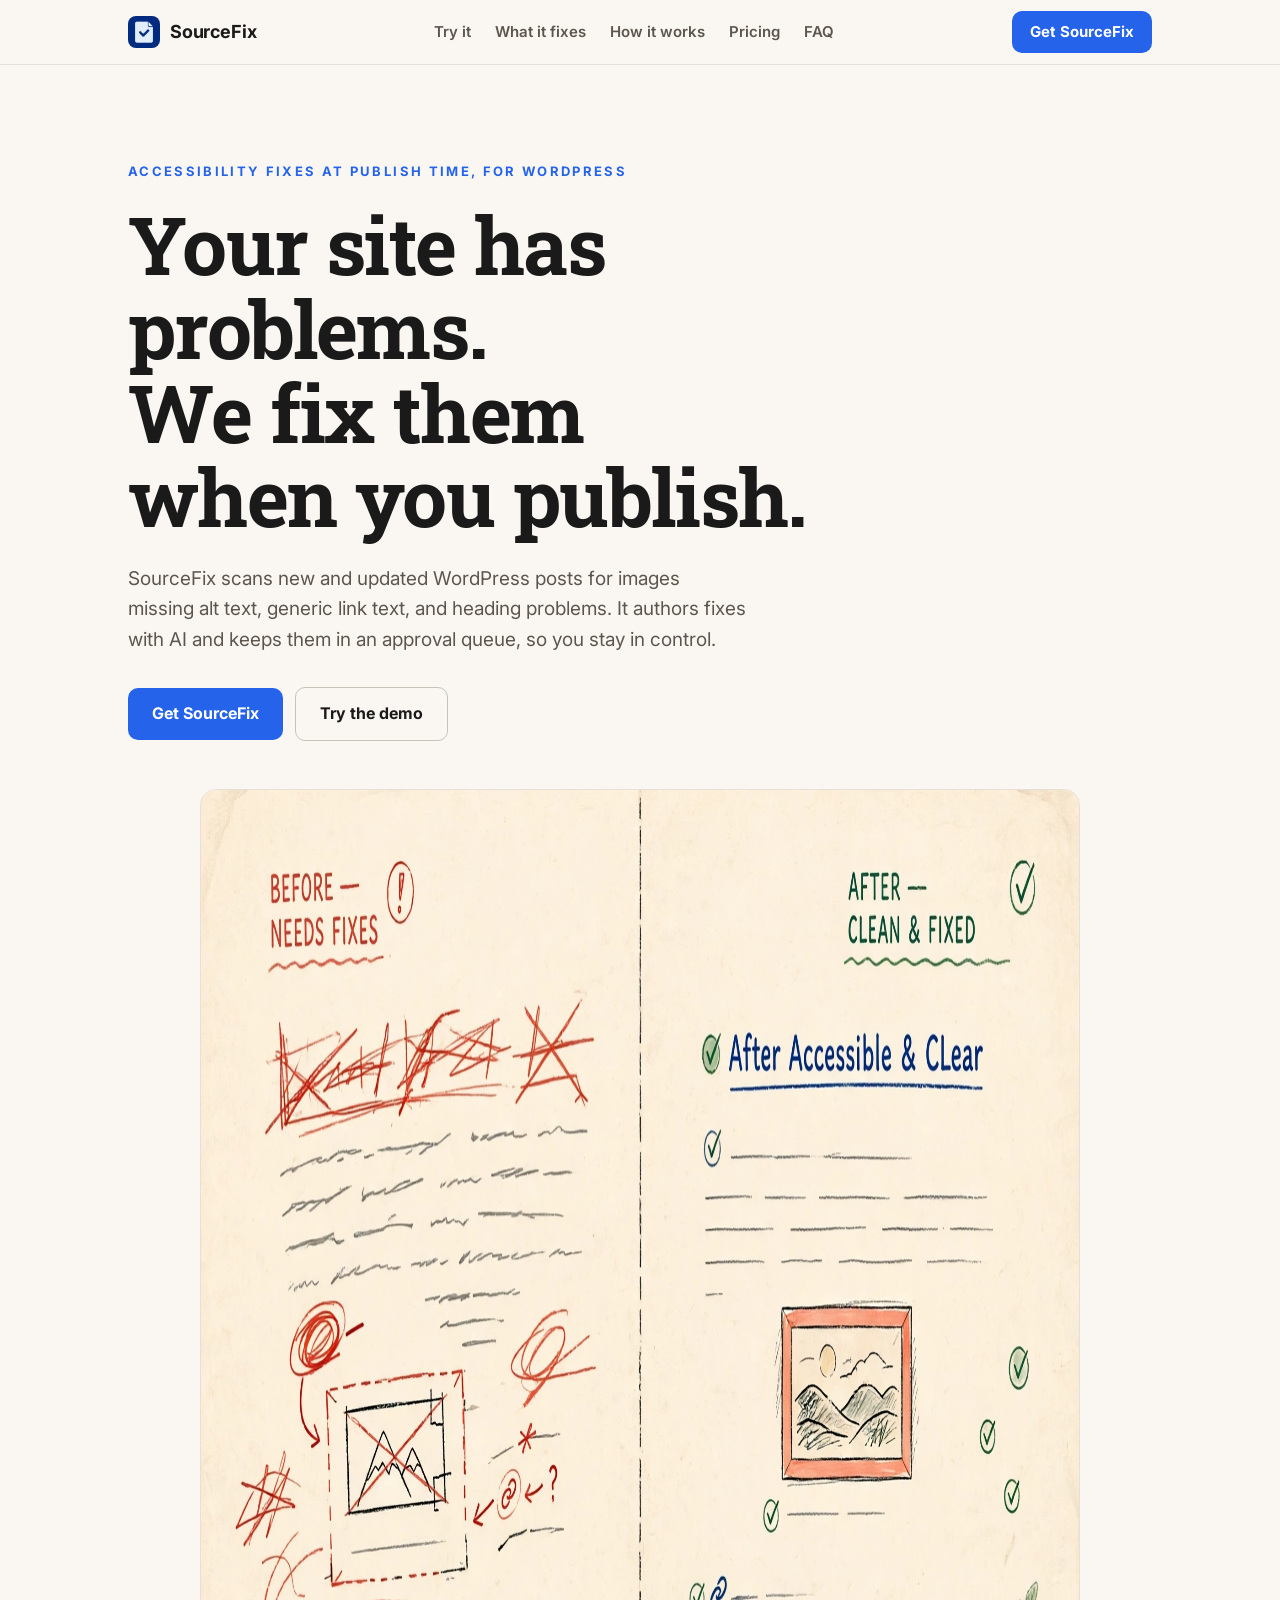
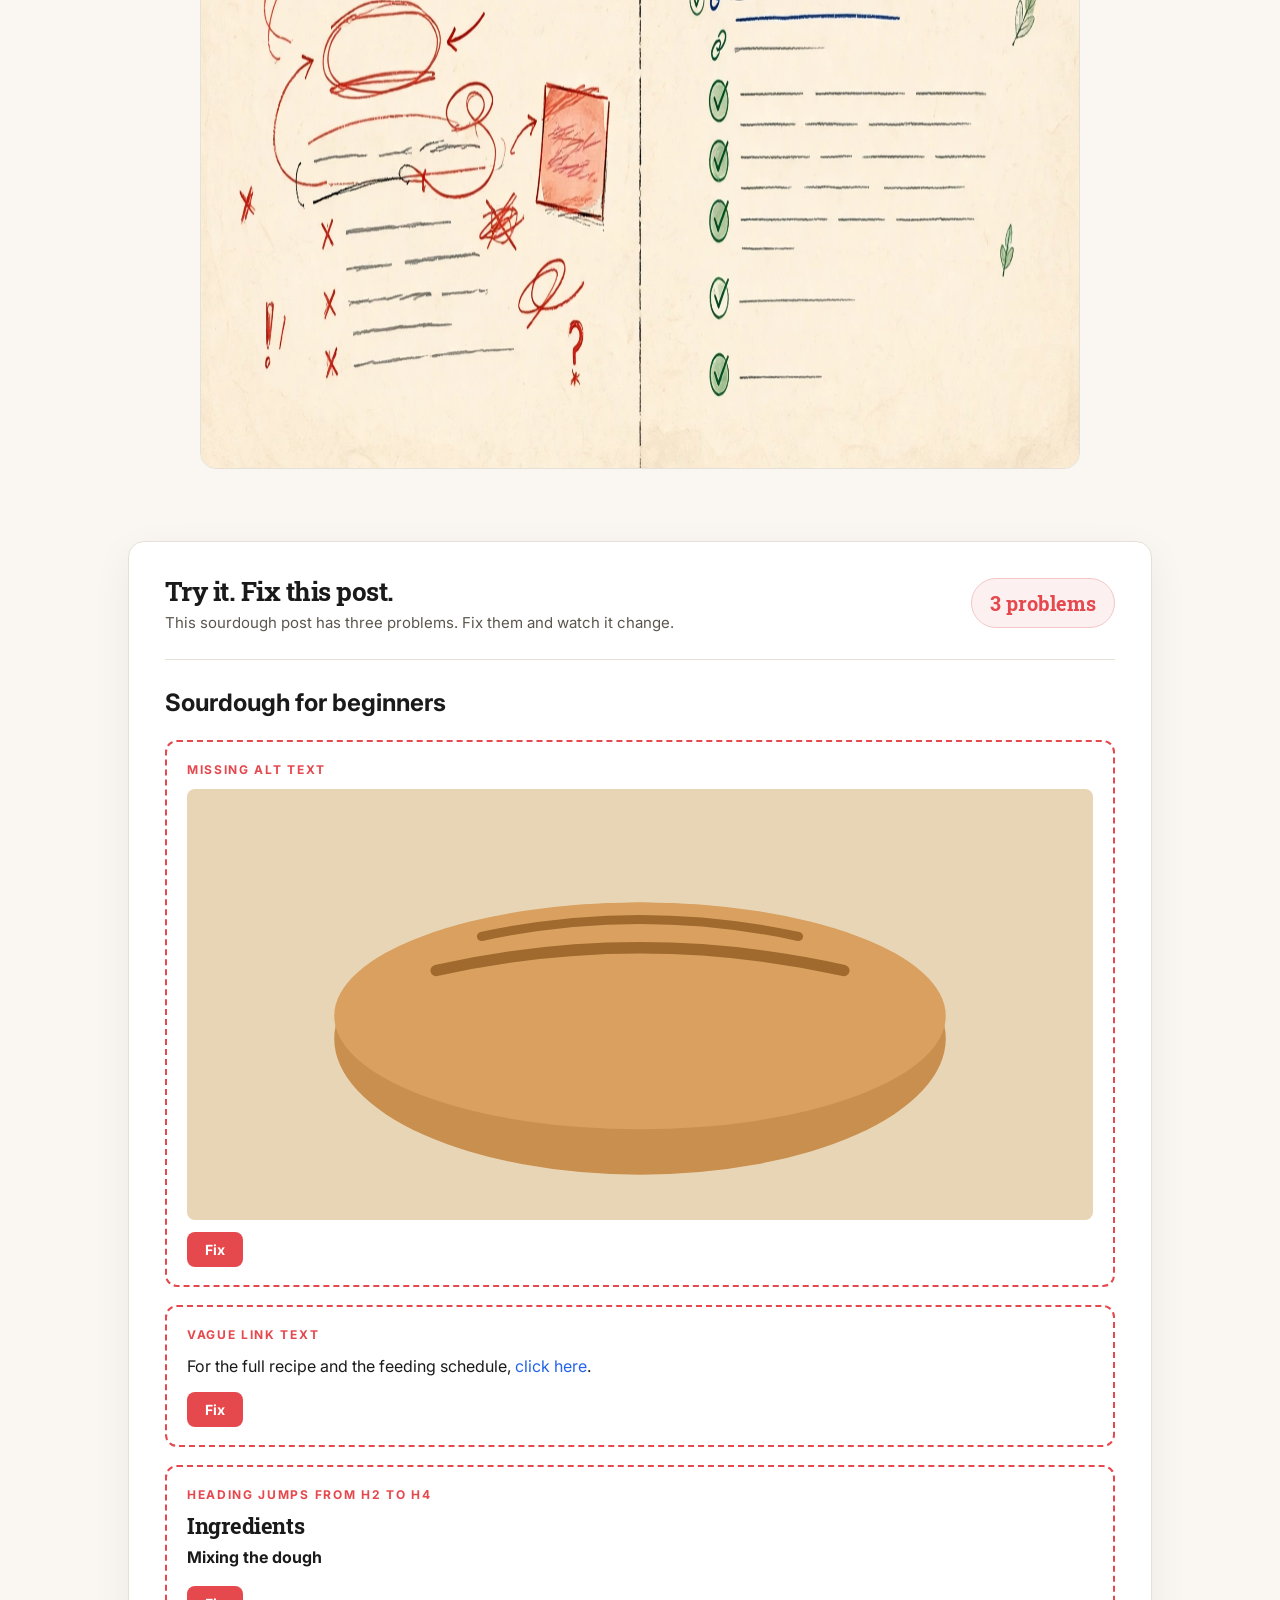
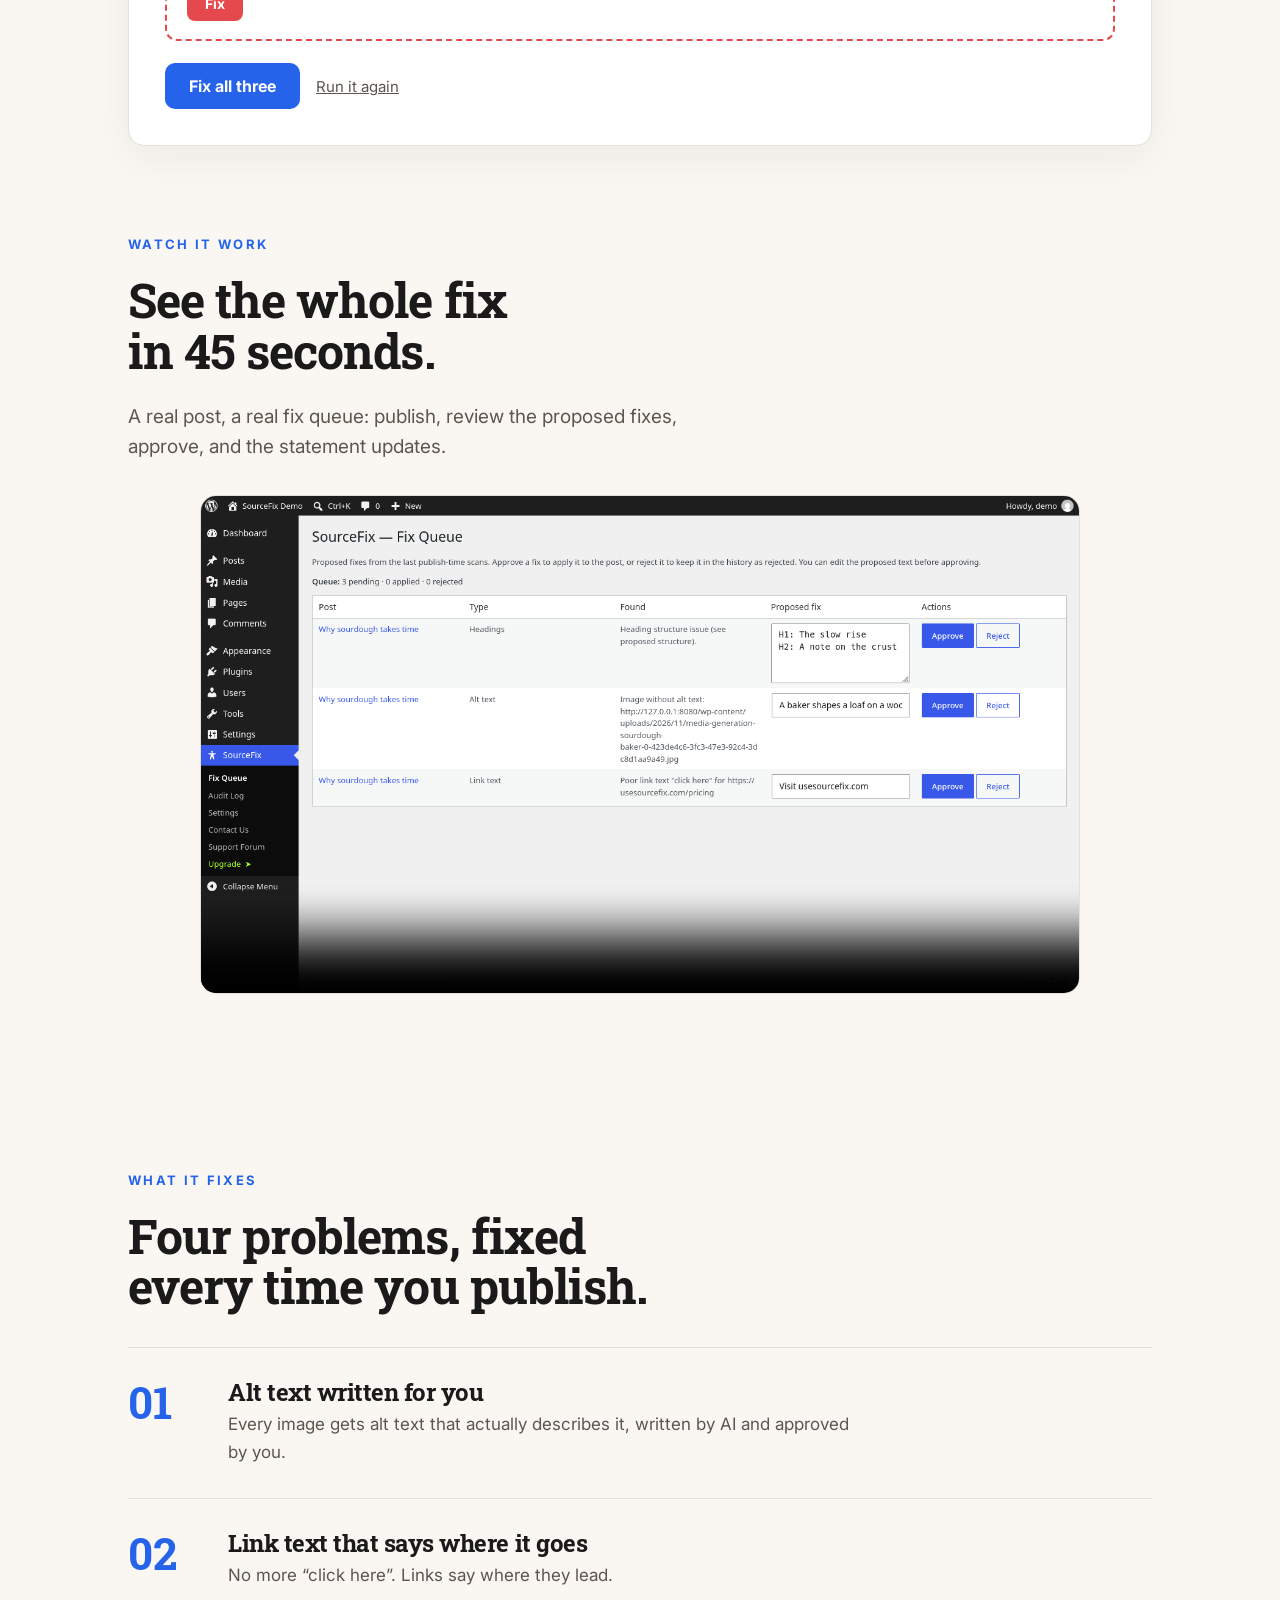
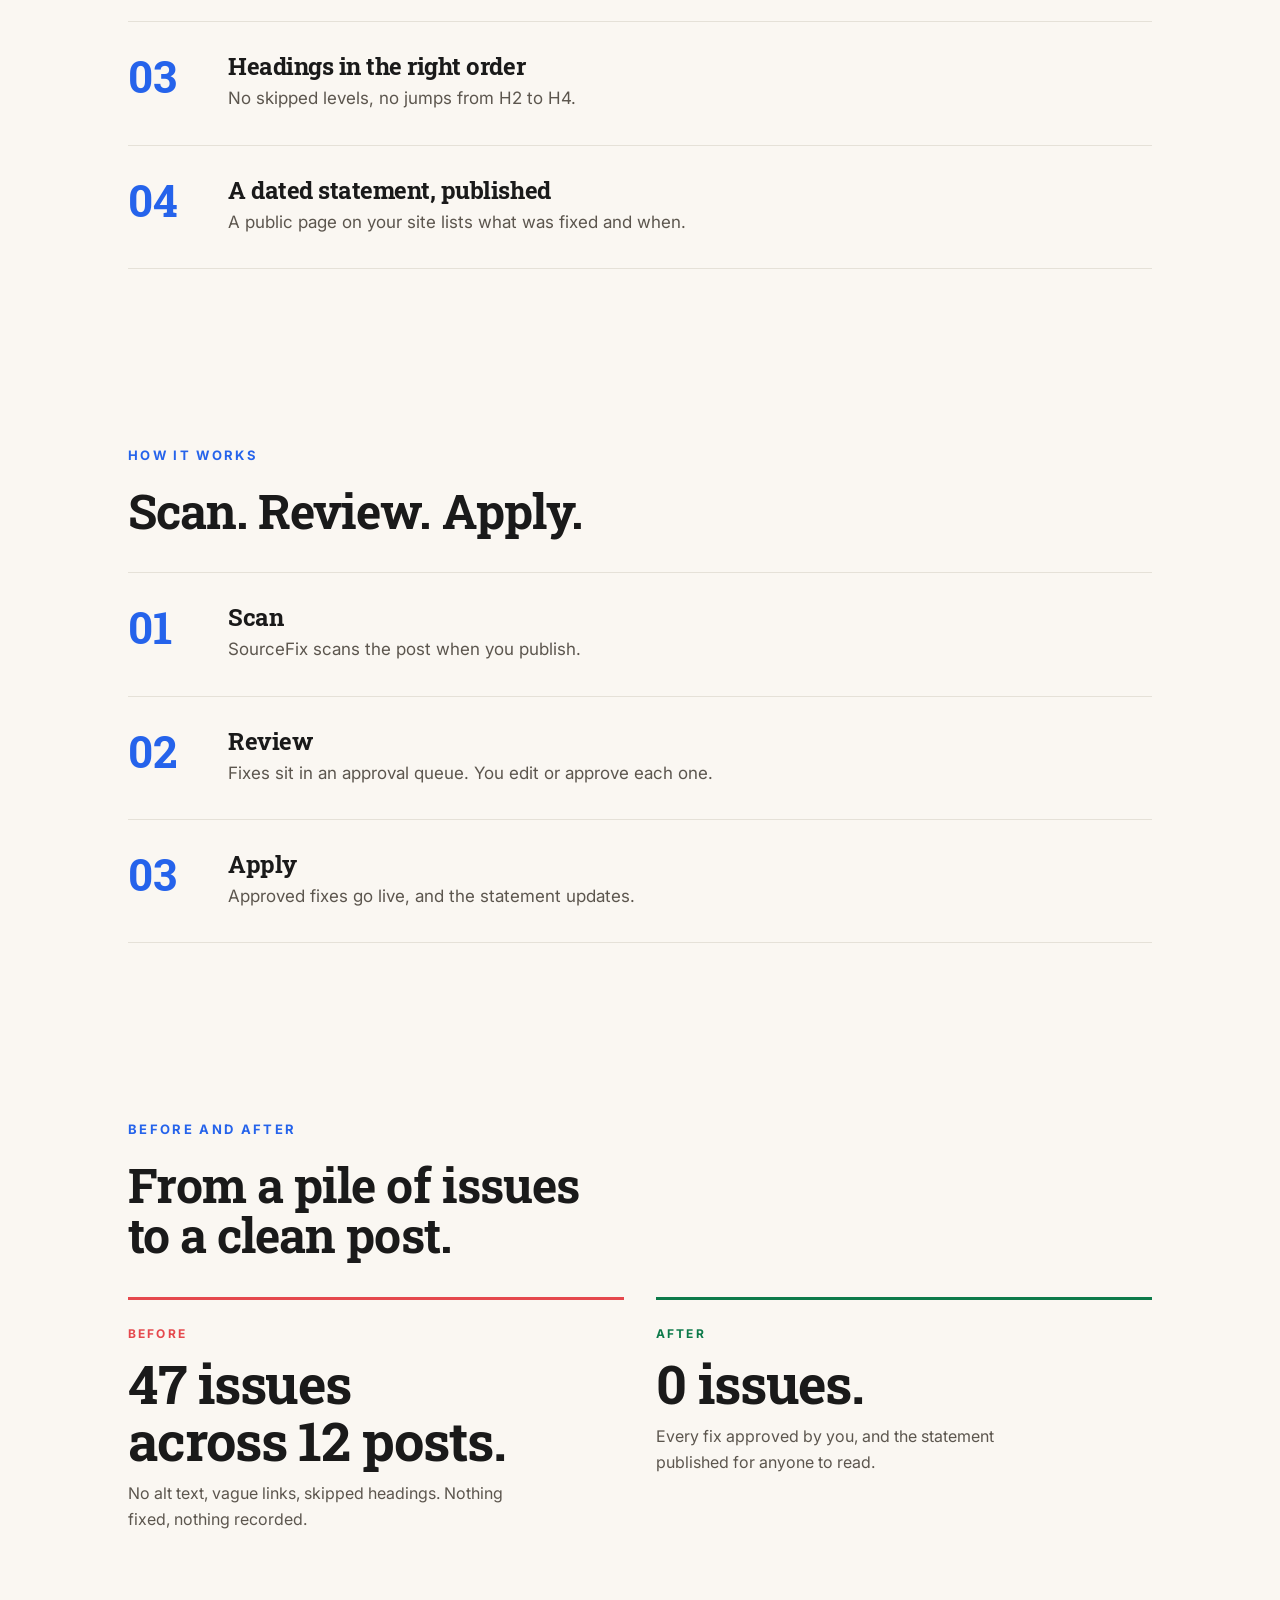
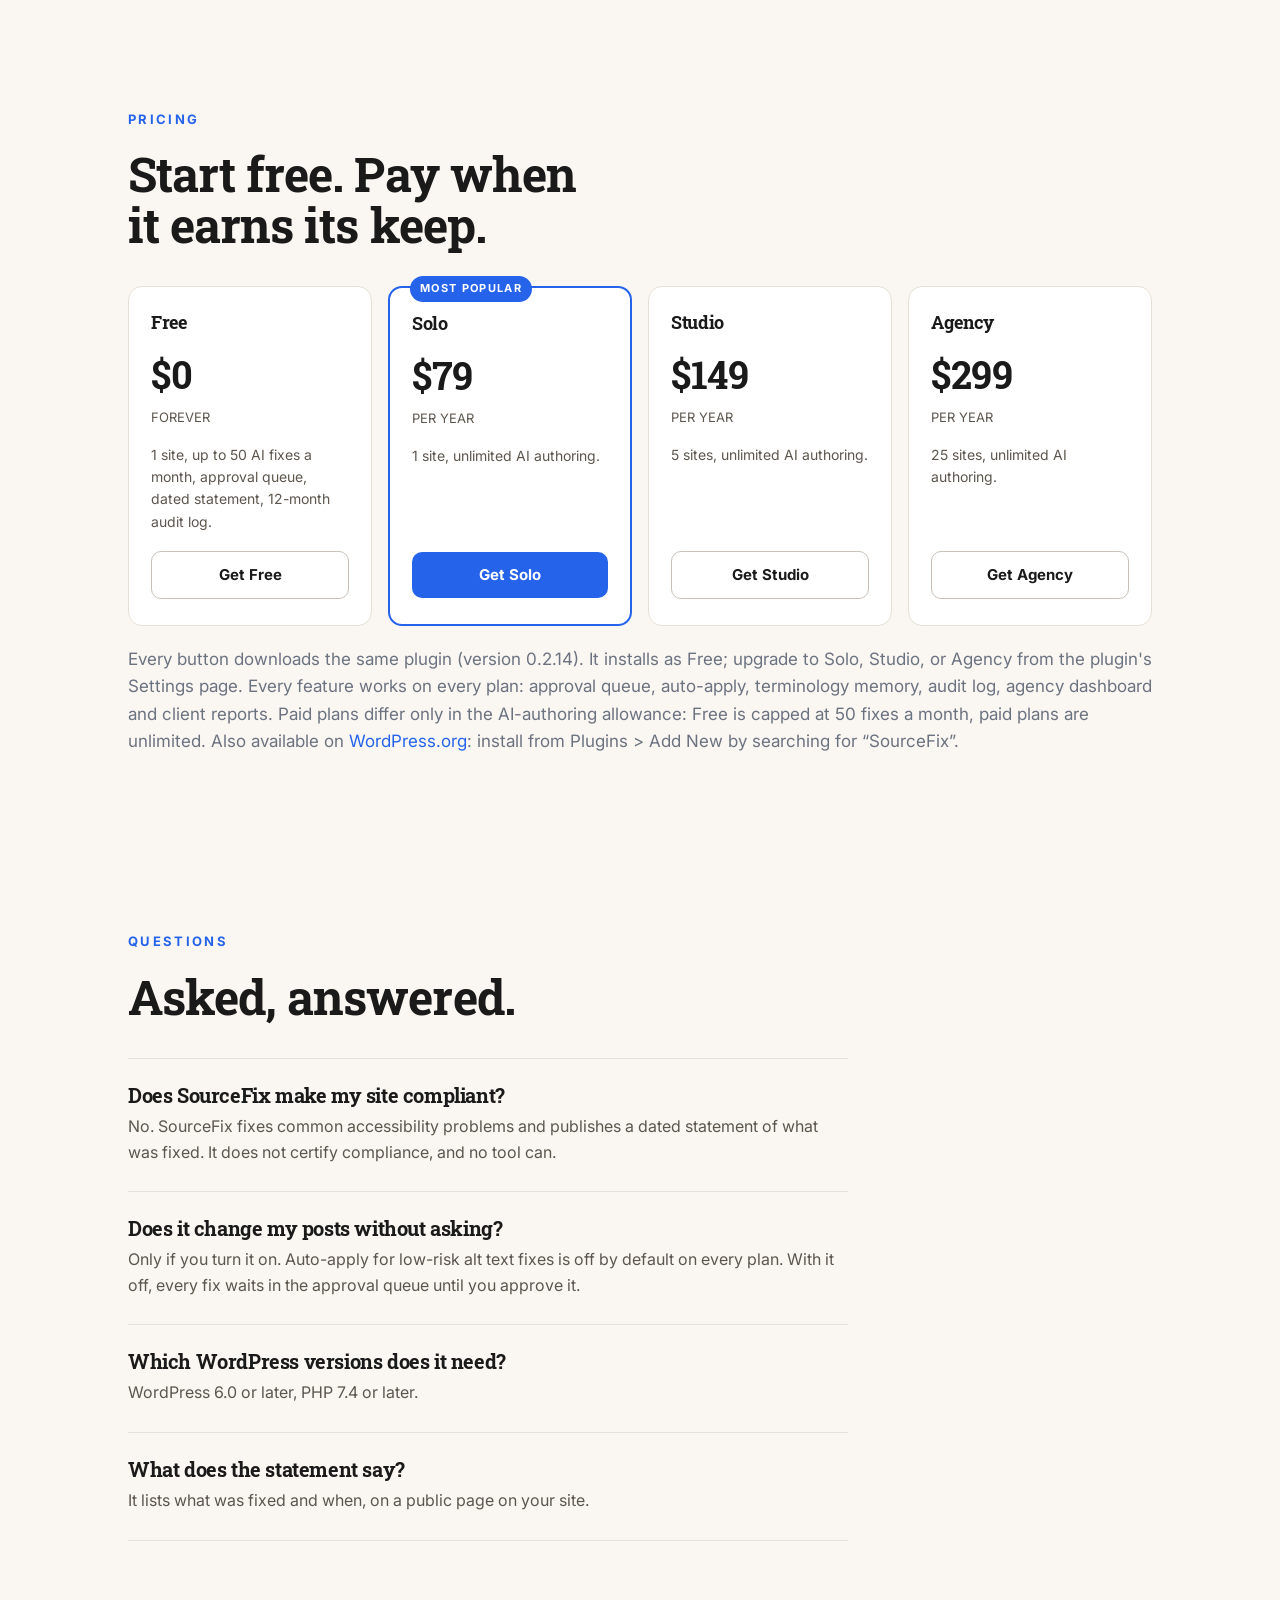
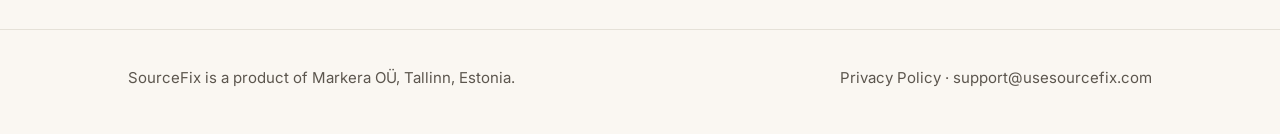
<file: index.html>
<!DOCTYPE html>
<html lang="en">
<head>
<meta charset="utf-8">
<link rel="icon" type="image/png" href="favicon.png">
<link rel="icon" type="image/x-icon" href="favicon.ico">
<meta name="viewport" content="width=device-width, initial-scale=1">
<title>SourceFix: Accessibility fixes at publish time</title>
<meta name="description" content="SourceFix scans new and updated WordPress posts for images missing alt text, generic link text, and heading problems. It authors fixes with AI and keeps them in an approval queue, so you stay in control.">
<link rel="preconnect" href="https://fonts.googleapis.com">
<link rel="preconnect" href="https://fonts.gstatic.com" crossorigin>
<link href="https://fonts.googleapis.com/css2?family=Roboto+Slab:wght@700&family=Inter:wght@400;600;700&display=swap" rel="stylesheet">
<style>
  :root {
    --paper:#faf7f2; --ink:#1a1a1a; --muted:#5c564e; --line:#e5e1d8;
    --blue:#2563eb; --red:#e5484d; --green:#0d7a4a; --card:#ffffff;
  }
  * { box-sizing:border-box; margin:0; padding:0; }
  html { scroll-behavior:smooth; }
  body { font-family:"Inter", -apple-system, BlinkMacSystemFont, "Segoe UI", Roboto, Helvetica, Arial, sans-serif; color:var(--ink); background:var(--paper); line-height:1.6; font-size:17px; }
  a { color:var(--blue); text-decoration:none; }
  a:hover { text-decoration:underline; }
  .wrap { max-width:1080px; margin:0 auto; padding:0 28px; }
  h1, h2, h3, .serif { font-family:"Roboto Slab", Georgia, "Times New Roman", serif; font-weight:700; letter-spacing:-0.02em; line-height:1.05; }
  /* Header */
  header.site { position:sticky; top:0; z-index:20; background:var(--paper); border-bottom:1px solid var(--line); }
  header.site .wrap { display:flex; align-items:center; justify-content:space-between; height:64px; gap:16px; }
  .brand { display:flex; align-items:center; gap:10px; font-weight:700; font-size:18px; color:var(--ink); letter-spacing:-0.01em; }
  .brand img { height:32px; width:32px; border-radius:8px; display:block; }
  .brand:hover { text-decoration:none; }
  nav.main { display:flex; gap:24px; }
  nav.main a { color:var(--muted); font-size:15px; font-weight:600; }
  nav.main a:hover { color:var(--ink); text-decoration:none; }
  .btn { display:inline-block; background:var(--blue); color:#fff; font-weight:700; padding:13px 24px; border-radius:10px; font-size:16px; border:0; cursor:pointer; font-family:inherit; }
  .btn:hover { background:#1d4ed8; text-decoration:none; }
  .btn.small { padding:9px 18px; font-size:15px; }
  .btn-ghost { background:transparent; color:var(--ink); border:1px solid #c9c2b8; }
  .btn-ghost:hover { background:#f0ece5; }
  .btn:disabled { background:#9aa3b2; cursor:default; }
  /* Sections */
  section { padding:88px 0; }
  .kicker { color:var(--blue); font-size:13px; font-weight:700; letter-spacing:0.18em; text-transform:uppercase; margin-bottom:20px; }
  h1 { font-size:clamp(2.8rem, 7vw, 5rem); max-width:900px; }
  h2 { font-size:clamp(2rem, 4vw, 3rem); margin-bottom:14px; }
  .hero { padding:96px 0 72px; }
  .hero-img { display:block; width:100%; max-width:880px; margin:48px auto 0; border-radius:16px; border:1px solid var(--line); }
  .hero p.lede { font-size:19px; color:var(--muted); max-width:620px; margin:26px 0 32px; }
  .cta-row { display:flex; gap:12px; flex-wrap:wrap; align-items:center; }
  /* Demo */
  .demo-card { background:var(--card); border:1px solid var(--line); border-radius:16px; padding:36px; box-shadow:0 12px 40px rgba(26,26,26,0.06); }
  .demo-head { display:flex; justify-content:space-between; align-items:flex-start; gap:16px; flex-wrap:wrap; margin-bottom:24px; }
  .demo-head h3 { font-size:26px; }
  .demo-head .demo-sub { color:var(--muted); font-size:15px; margin-top:6px; }
  .counter { font-family:"Roboto Slab", Georgia, serif; font-weight:700; font-size:20px; color:var(--red); background:#fdf0f0; border:1px solid #f5c6c8; border-radius:999px; padding:8px 18px; white-space:nowrap; }
  .counter.done { color:var(--green); background:#eaf5ee; border-color:#bfe3cd; }
  .post { border-top:1px solid var(--line); padding-top:24px; }
  .post-title { font-size:24px; margin-bottom:18px; }
  .problem { border:2px dashed var(--red); border-radius:12px; padding:18px 20px; margin-bottom:18px; transition:border-color .25s ease, background .25s ease; }
  .problem.fixed { border:2px solid var(--green); background:#f4faf6; }
  .problem-label { font-size:12px; font-weight:700; letter-spacing:0.14em; text-transform:uppercase; color:var(--red); margin-bottom:10px; }
  .problem-label.done { color:var(--green); }
  .problem img { width:100%; height:auto; display:block; border-radius:8px; }
  .alt-line { margin-top:10px; font-size:14px; color:var(--green); font-weight:600; }
  .problem p { font-size:16px; }
  .problem h2.post-h2 { font-size:22px; margin-bottom:8px; }
  .problem h3.post-h3, .problem h4.post-h4 { margin-bottom:4px; }
  .problem h3.post-h3 { font-size:19px; }
  .problem h4.post-h4 { font-size:16px; }
  .fix-btn { margin-top:12px; background:var(--red); color:#fff; border:0; border-radius:8px; padding:9px 18px; font-size:14px; font-weight:700; cursor:pointer; font-family:inherit; }
  .fix-btn:hover { background:#c93a3f; }
  .fix-btn:disabled { background:#9aa3b2; cursor:default; }
  .demo-actions { margin-top:22px; display:flex; gap:16px; flex-wrap:wrap; align-items:center; }
  .link-btn { background:none; border:0; color:var(--muted); font-size:15px; cursor:pointer; padding:12px 0; text-decoration:underline; font-family:inherit; }
  /* Vertical list (what it fixes / how it works) */
  .vlist { border-top:1px solid var(--line); }
  .vlist-item { display:flex; gap:28px; padding:32px 0; border-bottom:1px solid var(--line); align-items:flex-start; }
  .vlist-item .num { font-family:"Roboto Slab", Georgia, serif; font-weight:700; font-size:44px; line-height:1; color:var(--blue); min-width:72px; }
  .vlist-item h3 { font-size:24px; margin-bottom:6px; }
  .vlist-item p { color:var(--muted); font-size:17px; max-width:640px; }
  /* Before and after */
  .ba-row { display:grid; grid-template-columns:1fr 1fr; gap:32px; margin-top:8px; }
  .ba-cell { border-top:3px solid var(--line); padding-top:24px; }
  .ba-cell.before { border-top-color:var(--red); }
  .ba-cell.after { border-top-color:var(--green); }
  .ba-cell .tag { font-size:12px; font-weight:700; letter-spacing:0.18em; text-transform:uppercase; margin-bottom:12px; }
  .ba-cell.before .tag { color:var(--red); }
  .ba-cell.after .tag { color:var(--green); }
  .ba-cell .big { font-family:"Roboto Slab", Georgia, serif; font-weight:700; font-size:clamp(2.2rem, 5vw, 3.4rem); letter-spacing:-0.02em; line-height:1.05; }
  .ba-cell p { color:var(--muted); margin-top:12px; font-size:16px; max-width:380px; }
  /* Pricing */
  .pricing { display:grid; grid-template-columns:repeat(4, 1fr); gap:16px; margin-top:8px; }
  .plan { background:var(--card); border:1px solid var(--line); border-radius:14px; padding:26px 22px; display:flex; flex-direction:column; }
  .plan.hot { border-color:var(--blue); border-width:2px; position:relative; }
  .plan.hot .tag { position:absolute; top:-12px; left:20px; background:var(--blue); color:#fff; font-size:11px; font-weight:700; letter-spacing:0.12em; text-transform:uppercase; padding:4px 10px; border-radius:999px; }
  .plan h3 { font-size:18px; }
  .plan .price { font-family:"Roboto Slab", Georgia, serif; font-weight:700; font-size:38px; letter-spacing:-0.02em; margin:12px 0 2px; }
  .plan .per { color:var(--muted); font-size:13px; margin-bottom:16px; }
  .plan p { font-size:14px; color:var(--muted); flex:1; }
  .plan .btn { display:block; text-align:center; margin-top:18px; padding:11px; font-size:15px; }
  /* FAQ */
  .faq-item { border-top:1px solid var(--line); padding:26px 0; max-width:720px; }
  .faq-item:last-child { border-bottom:1px solid var(--line); }
  .faq-item h3 { font-size:20px; margin-bottom:8px; }
  .faq-item p { color:var(--muted); font-size:16px; }
  /* Footer */
  footer.site { border-top:1px solid var(--line); padding:36px 0 44px; color:var(--muted); font-size:15px; }
  footer.site .wrap { display:flex; justify-content:space-between; flex-wrap:wrap; gap:10px; }
  footer.site a { color:var(--muted); }
  @media (max-width: 900px) {
    .pricing { grid-template-columns:1fr 1fr; }
  }
  @media (max-width: 820px) {
    section { padding:64px 0; }
    .hero { padding:64px 0 48px; }
    nav.main { display:none; }
    .ba-row { grid-template-columns:1fr; }
    .pricing { grid-template-columns:1fr; }
    .demo-card { padding:24px 20px; }
    .vlist-item { gap:18px; }
    .vlist-item .num { font-size:34px; min-width:56px; }
  }
</style>
</head>
<body>
<header class="site">
  <div class="wrap">
    <a class="brand" href="#"><img src="logo.webp" alt="SourceFix logo">SourceFix</a>
    <nav class="main">
      <a href="#demo">Try it</a>
      <a href="#fixes">What it fixes</a>
      <a href="#how">How it works</a>
      <a href="#pricing">Pricing</a>
      <a href="#faq">FAQ</a>
    </nav>
    <a class="btn small" href="https://usesourcefix.com/sourcefix-v0.2.14.zip">Get SourceFix</a>
  </div>
</header>

<main>
  <section class="hero">
    <div class="wrap">
      <div class="kicker">Accessibility fixes at publish time, for WordPress</div>
      <h1>Your site has<br>problems.<br>We fix them<br>when you publish.</h1>
      <p class="lede">SourceFix scans new and updated WordPress posts for images missing alt text, generic link text, and heading problems. It authors fixes with AI and keeps them in an approval queue, so you stay in control.</p>
      <div class="cta-row">
        <a class="btn" href="https://usesourcefix.com/sourcefix-v0.2.14.zip">Get SourceFix</a>
        <a class="btn btn-ghost" href="#demo">Try the demo</a>
      </div>
      <img class="hero-img" src="hero.webp" alt="A blog post before and after SourceFix: red correction marks on the left, clean and fixed on the right" width="1920" height="1280">
    </div>
  </section>

  <section id="demo" style="padding-top:0;">
    <div class="wrap">
      <div class="demo-card">
        <div class="demo-head">
          <div>
            <h3>Try it. Fix this post.</h3>
            <p class="demo-sub">This sourdough post has three problems. Fix them and watch it change.</p>
          </div>
          <div class="counter" id="counter">3 problems</div>
        </div>
        <article class="post">
          <h4 class="post-title">Sourdough for beginners</h4>
          <div class="problem" id="p1">
            <div class="problem-label" id="l1">Missing alt text</div>
            <img id="demoImg" src="data:image/svg+xml;utf8,<svg xmlns='http://www.w3.org/2000/svg' width='800' height='380'><rect width='800' height='380' fill='%23e8d5b5'/><ellipse cx='400' cy='220' rx='270' ry='120' fill='%23c98f4e'/><ellipse cx='400' cy='200' rx='270' ry='100' fill='%23d9a05f'/><path d='M220 160 Q400 120 580 160' stroke='%23a06a2e' stroke-width='10' fill='none' stroke-linecap='round'/><path d='M260 130 Q400 100 540 130' stroke='%23a06a2e' stroke-width='8' fill='none' stroke-linecap='round'/></svg>" alt="">
            <div class="alt-line" id="altLine" hidden>Alt text: &ldquo;A baker kneading dough on a wooden table&rdquo;</div>
            <button class="fix-btn" id="fixAltBtn" onclick="fixAlt()">Fix</button>
          </div>
          <div class="problem" id="p2">
            <div class="problem-label" id="l2">Vague link text</div>
            <p>For the full recipe and the feeding schedule, <a href="#" id="demoLink" onclick="return false">click here</a>.</p>
            <button class="fix-btn" id="fixLinkBtn" onclick="fixLink()">Fix</button>
          </div>
          <div class="problem" id="p3">
            <div class="problem-label" id="l3">Heading jumps from H2 to H4</div>
            <h2 class="post-h2">Ingredients</h2>
            <h4 class="post-h4" id="demoH">Mixing the dough</h4>
            <button class="fix-btn" id="fixHeadingBtn" onclick="fixHeading()">Fix</button>
          </div>
        </article>
        <div class="demo-actions">
          <button class="btn" id="fixAllBtn" onclick="fixAll()">Fix all three</button>
          <button class="link-btn" onclick="resetDemo()">Run it again</button>
        </div>
      </div>
    </div>
  </section>

  <section id="video" style="padding-top:0;">
    <div class="wrap">
      <div class="kicker">Watch it work</div>
      <h2>See the whole fix<br>in 45 seconds.</h2>
      <p class="lede" style="font-size:19px; color:var(--muted); max-width:620px; margin:26px 0 32px;">A real post, a real fix queue: publish, review the proposed fixes, approve, and the statement updates.</p>
      <video class="hero-img" style="margin-top:0;" controls preload="metadata" poster="demo-poster.png" src="sourcefix-walkthrough.mp4">
        Your browser does not support the video tag. <a href="sourcefix-walkthrough.mp4">Download the walkthrough (MP4)</a>.
      </video>
    </div>
  </section>

  <section id="fixes">
    <div class="wrap">
      <div class="kicker">What it fixes</div>
      <h2>Four problems, fixed<br>every time you publish.</h2>
      <div class="vlist" style="margin-top:36px;">
        <div class="vlist-item">
          <div class="num">01</div>
          <div>
            <h3>Alt text written for you</h3>
            <p>Every image gets alt text that actually describes it, written by AI and approved by you.</p>
          </div>
        </div>
        <div class="vlist-item">
          <div class="num">02</div>
          <div>
            <h3>Link text that says where it goes</h3>
            <p>No more &ldquo;click here&rdquo;. Links say where they lead.</p>
          </div>
        </div>
        <div class="vlist-item">
          <div class="num">03</div>
          <div>
            <h3>Headings in the right order</h3>
            <p>No skipped levels, no jumps from H2 to H4.</p>
          </div>
        </div>
        <div class="vlist-item">
          <div class="num">04</div>
          <div>
            <h3>A dated statement, published</h3>
            <p>A public page on your site lists what was fixed and when.</p>
          </div>
        </div>
      </div>
    </div>
  </section>

  <section id="how">
    <div class="wrap">
      <div class="kicker">How it works</div>
      <h2>Scan. Review. Apply.</h2>
      <div class="vlist" style="margin-top:36px;">
        <div class="vlist-item">
          <div class="num">01</div>
          <div>
            <h3>Scan</h3>
            <p>SourceFix scans the post when you publish.</p>
          </div>
        </div>
        <div class="vlist-item">
          <div class="num">02</div>
          <div>
            <h3>Review</h3>
            <p>Fixes sit in an approval queue. You edit or approve each one.</p>
          </div>
        </div>
        <div class="vlist-item">
          <div class="num">03</div>
          <div>
            <h3>Apply</h3>
            <p>Approved fixes go live, and the statement updates.</p>
          </div>
        </div>
      </div>
    </div>
  </section>

  <section>
    <div class="wrap">
      <div class="kicker">Before and after</div>
      <h2>From a pile of issues<br>to a clean post.</h2>
      <div class="ba-row" style="margin-top:36px;">
        <div class="ba-cell before">
          <div class="tag">Before</div>
          <div class="big">47 issues<br>across 12 posts.</div>
          <p>No alt text, vague links, skipped headings. Nothing fixed, nothing recorded.</p>
        </div>
        <div class="ba-cell after">
          <div class="tag">After</div>
          <div class="big">0 issues.</div>
          <p>Every fix approved by you, and the statement published for anyone to read.</p>
        </div>
      </div>
    </div>
  </section>

  <section id="pricing">
    <div class="wrap">
      <div class="kicker">Pricing</div>
      <h2>Start free. Pay when<br>it earns its keep.</h2>
      <div class="pricing" style="margin-top:36px;">
        <div class="plan">
          <h3>Free</h3>
          <div class="price">$0</div>
          <div class="per">FOREVER</div>
          <p>1 site, up to 50 AI fixes a month, approval queue, dated statement, 12-month audit log.</p>
          <a class="btn btn-ghost" href="https://usesourcefix.com/sourcefix-v0.2.14.zip">Get Free</a>
        </div>
        <div class="plan hot">
          <span class="tag">Most popular</span>
          <h3>Solo</h3>
          <div class="price">$79</div>
          <div class="per">PER YEAR</div>
          <p>1 site, unlimited AI authoring.</p>
          <a class="btn" href="https://usesourcefix.com/sourcefix-v0.2.14.zip">Get Solo</a>
        </div>
        <div class="plan">
          <h3>Studio</h3>
          <div class="price">$149</div>
          <div class="per">PER YEAR</div>
          <p>5 sites, unlimited AI authoring.</p>
          <a class="btn btn-ghost" href="https://usesourcefix.com/sourcefix-v0.2.14.zip">Get Studio</a>
        </div>
        <div class="plan">
          <h3>Agency</h3>
          <div class="price">$299</div>
          <div class="per">PER YEAR</div>
          <p>25 sites, unlimited AI authoring.</p>
          <a class="btn btn-ghost" href="https://usesourcefix.com/sourcefix-v0.2.14.zip">Get Agency</a>
        </div>
      </div>
      <p style="margin-top:20px; color:#6b7280;">Every button downloads the same plugin (version 0.2.14). It installs as Free; upgrade to Solo, Studio, or Agency from the plugin's Settings page. Every feature works on every plan: approval queue, auto-apply, terminology memory, audit log, agency dashboard and client reports. Paid plans differ only in the AI-authoring allowance: Free is capped at 50 fixes a month, paid plans are unlimited. Also available on <a href="https://wordpress.org/plugins/sourcefix/">WordPress.org</a>: install from Plugins &gt; Add New by searching for &ldquo;SourceFix&rdquo;.</p>
    </div>
  </section>

  <section id="faq">
    <div class="wrap">
      <div class="kicker">Questions</div>
      <h2>Asked, answered.</h2>
      <div style="margin-top:36px;">
        <div class="faq-item">
          <h3>Does SourceFix make my site compliant?</h3>
          <p>No. SourceFix fixes common accessibility problems and publishes a dated statement of what was fixed. It does not certify compliance, and no tool can.</p>
        </div>
        <div class="faq-item">
          <h3>Does it change my posts without asking?</h3>
          <p>Only if you turn it on. Auto-apply for low-risk alt text fixes is off by default on every plan. With it off, every fix waits in the approval queue until you approve it.</p>
        </div>
        <div class="faq-item">
          <h3>Which WordPress versions does it need?</h3>
          <p>WordPress 6.0 or later, PHP 7.4 or later.</p>
        </div>
        <div class="faq-item">
          <h3>What does the statement say?</h3>
          <p>It lists what was fixed and when, on a public page on your site.</p>
        </div>
      </div>
    </div>
  </section>
</main>

<footer class="site">
  <div class="wrap">
    <div>SourceFix is a product of Markera OÜ, Tallinn, Estonia.</div>
    <div><a href="/privacy-policy">Privacy Policy</a> &middot; <a href="mailto:support@usesourcefix.com">support@usesourcefix.com</a></div>
  </div>
</footer>

<script>
var fixed = { alt: false, link: false, heading: false };
function updateCounter() {
  var n = 3 - (fixed.alt + fixed.link + fixed.heading);
  var el = document.getElementById('counter');
  el.textContent = n === 0 ? 'All fixed' : (n === 1 ? '1 problem' : n + ' problems');
  if (n === 0) { el.classList.add('done'); } else { el.classList.remove('done'); }
}
function markFixed(id, labelId) {
  document.getElementById(id).classList.add('fixed');
  var l = document.getElementById(labelId);
  l.textContent = 'Fixed';
  l.classList.add('done');
}
function fixAlt() {
  if (fixed.alt) return;
  fixed.alt = true;
  var img = document.getElementById('demoImg');
  img.alt = 'A baker kneading dough on a wooden table';
  document.getElementById('altLine').hidden = false;
  document.getElementById('fixAltBtn').disabled = true;
  markFixed('p1', 'l1');
  updateCounter();
}
function fixLink() {
  if (fixed.link) return;
  fixed.link = true;
  document.getElementById('demoLink').textContent = 'Read the pricing page';
  document.getElementById('fixLinkBtn').disabled = true;
  markFixed('p2', 'l2');
  updateCounter();
}
function fixHeading() {
  if (fixed.heading) return;
  fixed.heading = true;
  var h4 = document.getElementById('demoH');
  var h3 = document.createElement('h3');
  h3.id = 'demoH';
  h3.textContent = h4.textContent;
  h3.className = 'post-h3';
  h4.parentNode.replaceChild(h3, h4);
  document.getElementById('fixHeadingBtn').disabled = true;
  markFixed('p3', 'l3');
  updateCounter();
}
function fixAll() { fixAlt(); fixLink(); fixHeading(); }
function resetDemo() {
  fixed = { alt: false, link: false, heading: false };
  var img = document.getElementById('demoImg');
  img.alt = '';
  document.getElementById('altLine').hidden = true;
  document.getElementById('fixAltBtn').disabled = false;
  document.getElementById('demoLink').textContent = 'click here';
  document.getElementById('fixLinkBtn').disabled = false;
  var h = document.getElementById('demoH');
  var h4 = document.createElement('h4');
  h4.id = 'demoH';
  h4.textContent = h.textContent;
  h4.className = 'post-h4';
  h.parentNode.replaceChild(h4, h);
  document.getElementById('fixHeadingBtn').disabled = false;
  ['p1', 'p2', 'p3'].forEach(function (id) { document.getElementById(id).classList.remove('fixed'); });
  document.getElementById('l1').textContent = 'Missing alt text';
  document.getElementById('l2').textContent = 'Vague link text';
  document.getElementById('l3').textContent = 'Heading jumps from H2 to H4';
  ['l1', 'l2', 'l3'].forEach(function (id) { document.getElementById(id).classList.remove('done'); });
  updateCounter();
}
updateCounter();
</script>
</body>
</html>
</file>
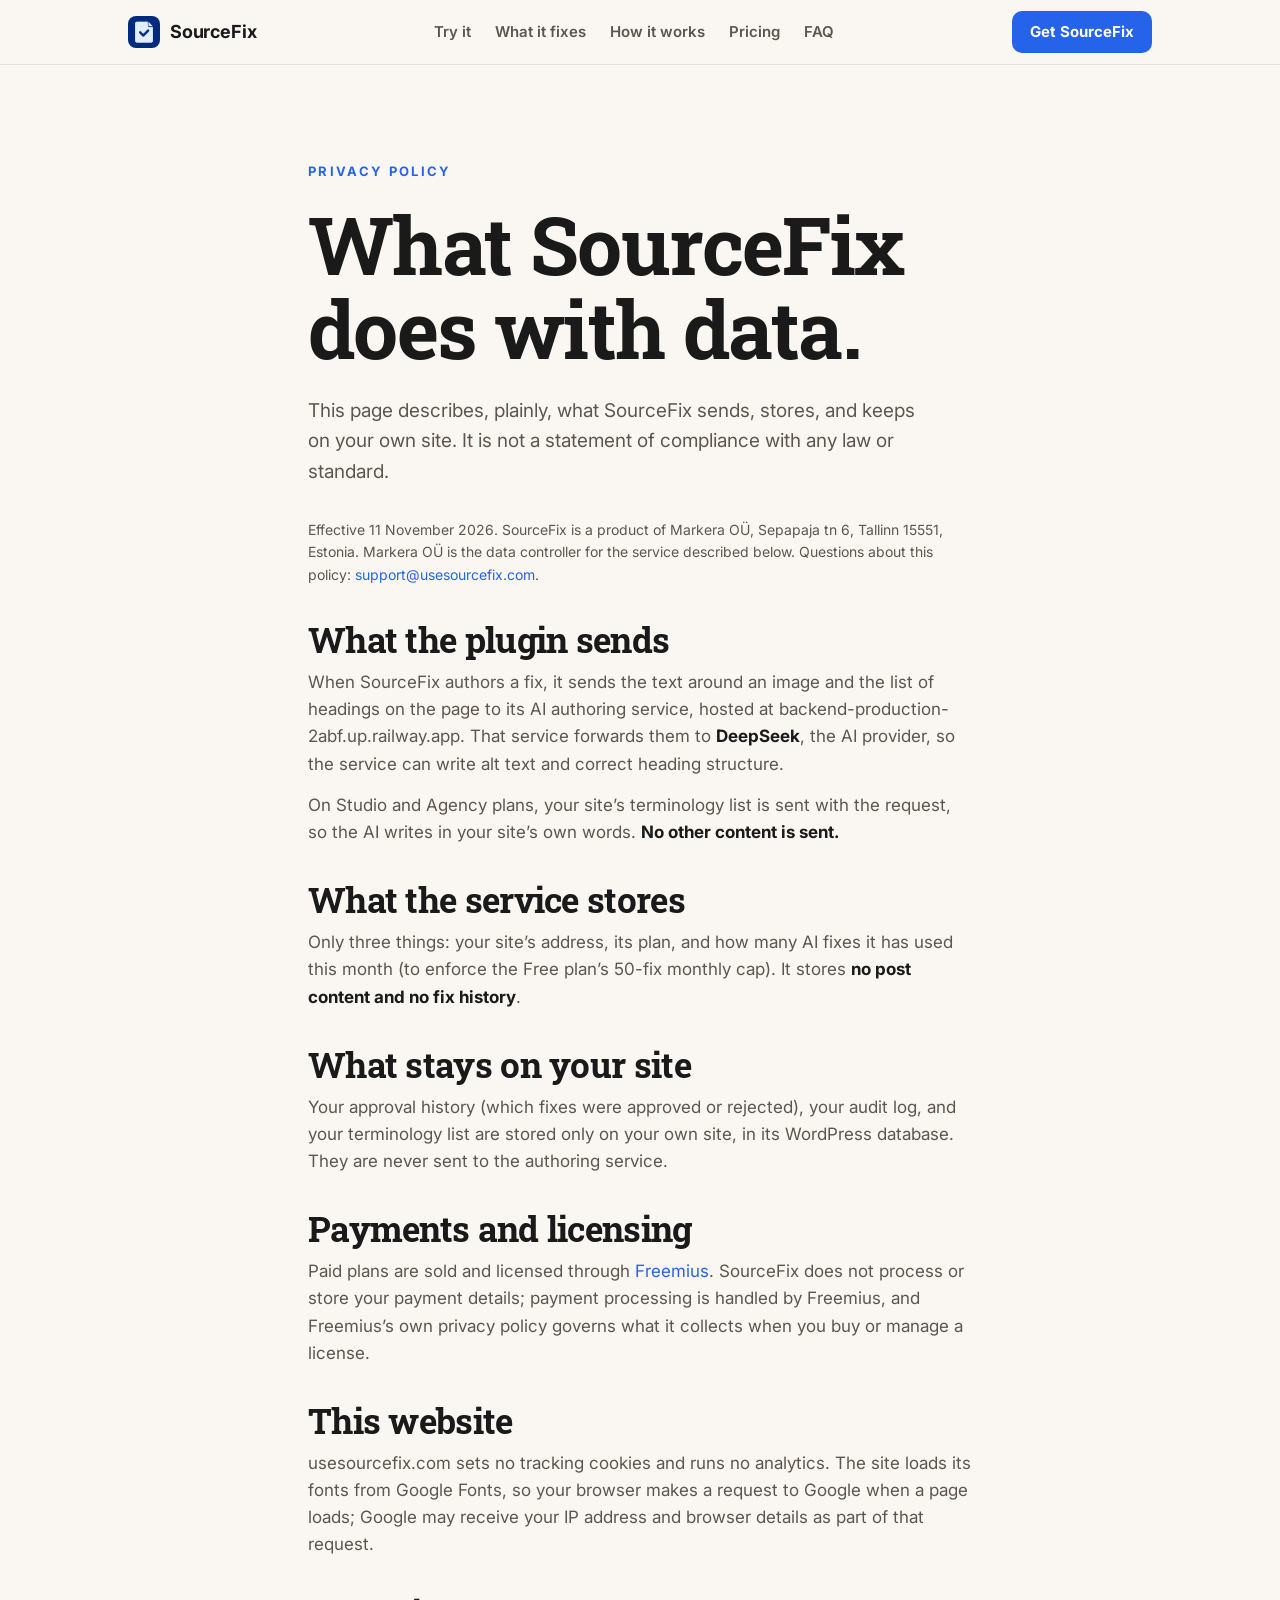
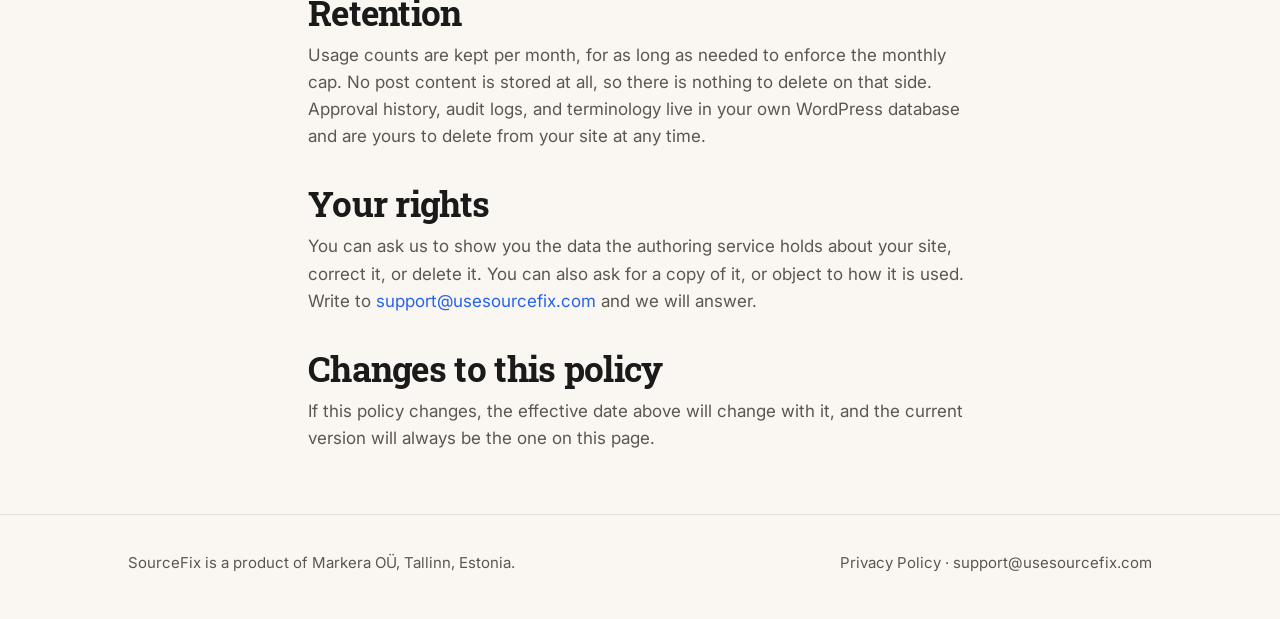
<file: privacy-policy.html>
<!DOCTYPE html>
<html lang="en">
<head>
<meta charset="utf-8">
<link rel="icon" type="image/png" href="favicon.png">
<link rel="icon" type="image/x-icon" href="favicon.ico">
<meta name="viewport" content="width=device-width, initial-scale=1">
<title>Privacy Policy &mdash; SourceFix</title>
<meta name="description" content="What SourceFix sends to its AI authoring service, what the service stores, and what stays on your own WordPress site.">
<link rel="preconnect" href="https://fonts.googleapis.com">
<link rel="preconnect" href="https://fonts.gstatic.com" crossorigin>
<link href="https://fonts.googleapis.com/css2?family=Roboto+Slab:wght@700&family=Inter:wght@400;600;700&display=swap" rel="stylesheet">
<style>
  :root {
    --paper:#faf7f2; --ink:#1a1a1a; --muted:#5c564e; --line:#e5e1d8;
    --blue:#2563eb; --red:#e5484d; --green:#0d7a4a; --card:#ffffff;
  }
  * { box-sizing:border-box; margin:0; padding:0; }
  html { scroll-behavior:smooth; }
  body { font-family:"Inter", -apple-system, BlinkMacSystemFont, "Segoe UI", Roboto, Helvetica, Arial, sans-serif; color:var(--ink); background:var(--paper); line-height:1.6; font-size:17px; }
  a { color:var(--blue); text-decoration:none; }
  a:hover { text-decoration:underline; }
  .wrap { max-width:1080px; margin:0 auto; padding:0 28px; }
  h1, h2, h3, .serif { font-family:"Roboto Slab", Georgia, "Times New Roman", serif; font-weight:700; letter-spacing:-0.02em; line-height:1.05; }
  /* Header */
  header.site { position:sticky; top:0; z-index:20; background:var(--paper); border-bottom:1px solid var(--line); }
  header.site .wrap { display:flex; align-items:center; justify-content:space-between; height:64px; gap:16px; }
  .brand { display:flex; align-items:center; gap:10px; font-weight:700; font-size:18px; color:var(--ink); letter-spacing:-0.01em; }
  .brand img { height:32px; width:32px; border-radius:8px; display:block; }
  .brand:hover { text-decoration:none; }
  nav.main { display:flex; gap:24px; }
  nav.main a { color:var(--muted); font-size:15px; font-weight:600; }
  nav.main a:hover { color:var(--ink); text-decoration:none; }
  .btn { display:inline-block; background:var(--blue); color:#fff; font-weight:700; padding:13px 24px; border-radius:10px; font-size:16px; border:0; cursor:pointer; font-family:inherit; }
  .btn:hover { background:#1d4ed8; text-decoration:none; }
  .btn.small { padding:9px 18px; font-size:15px; }
  .btn-ghost { background:transparent; color:var(--ink); border:1px solid #c9c2b8; }
  .btn-ghost:hover { background:#f0ece5; }
  .btn:disabled { background:#9aa3b2; cursor:default; }
  /* Sections */
  section { padding:88px 0; }
  .kicker { color:var(--blue); font-size:13px; font-weight:700; letter-spacing:0.18em; text-transform:uppercase; margin-bottom:20px; }
  h1 { font-size:clamp(2.8rem, 7vw, 5rem); max-width:900px; }
  h2 { font-size:clamp(2rem, 4vw, 3rem); margin-bottom:14px; }
  .hero { padding:96px 0 72px; }
  .hero-img { display:block; width:100%; max-width:880px; margin:48px auto 0; border-radius:16px; border:1px solid var(--line); }
  .hero p.lede { font-size:19px; color:var(--muted); max-width:620px; margin:26px 0 32px; }
  .cta-row { display:flex; gap:12px; flex-wrap:wrap; align-items:center; }
  /* Demo */
  .demo-card { background:var(--card); border:1px solid var(--line); border-radius:16px; padding:36px; box-shadow:0 12px 40px rgba(26,26,26,0.06); }
  .demo-head { display:flex; justify-content:space-between; align-items:flex-start; gap:16px; flex-wrap:wrap; margin-bottom:24px; }
  .demo-head h3 { font-size:26px; }
  .demo-head .demo-sub { color:var(--muted); font-size:15px; margin-top:6px; }
  .counter { font-family:"Roboto Slab", Georgia, serif; font-weight:700; font-size:20px; color:var(--red); background:#fdf0f0; border:1px solid #f5c6c8; border-radius:999px; padding:8px 18px; white-space:nowrap; }
  .counter.done { color:var(--green); background:#eaf5ee; border-color:#bfe3cd; }
  .post { border-top:1px solid var(--line); padding-top:24px; }
  .post-title { font-size:24px; margin-bottom:18px; }
  .problem { border:2px dashed var(--red); border-radius:12px; padding:18px 20px; margin-bottom:18px; transition:border-color .25s ease, background .25s ease; }
  .problem.fixed { border:2px solid var(--green); background:#f4faf6; }
  .problem-label { font-size:12px; font-weight:700; letter-spacing:0.14em; text-transform:uppercase; color:var(--red); margin-bottom:10px; }
  .problem-label.done { color:var(--green); }
  .problem img { width:100%; height:auto; display:block; border-radius:8px; }
  .alt-line { margin-top:10px; font-size:14px; color:var(--green); font-weight:600; }
  .problem p { font-size:16px; }
  .problem h2.post-h2 { font-size:22px; margin-bottom:8px; }
  .problem h3.post-h3, .problem h4.post-h4 { margin-bottom:4px; }
  .problem h3.post-h3 { font-size:19px; }
  .problem h4.post-h4 { font-size:16px; }
  .fix-btn { margin-top:12px; background:var(--red); color:#fff; border:0; border-radius:8px; padding:9px 18px; font-size:14px; font-weight:700; cursor:pointer; font-family:inherit; }
  .fix-btn:hover { background:#c93a3f; }
  .fix-btn:disabled { background:#9aa3b2; cursor:default; }
  .demo-actions { margin-top:22px; display:flex; gap:16px; flex-wrap:wrap; align-items:center; }
  .link-btn { background:none; border:0; color:var(--muted); font-size:15px; cursor:pointer; padding:12px 0; text-decoration:underline; font-family:inherit; }
  /* Vertical list (what it fixes / how it works) */
  .vlist { border-top:1px solid var(--line); }
  .vlist-item { display:flex; gap:28px; padding:32px 0; border-bottom:1px solid var(--line); align-items:flex-start; }
  .vlist-item .num { font-family:"Roboto Slab", Georgia, serif; font-weight:700; font-size:44px; line-height:1; color:var(--blue); min-width:72px; }
  .vlist-item h3 { font-size:24px; margin-bottom:6px; }
  .vlist-item p { color:var(--muted); font-size:17px; max-width:640px; }
  /* Before and after */
  .ba-row { display:grid; grid-template-columns:1fr 1fr; gap:32px; margin-top:8px; }
  .ba-cell { border-top:3px solid var(--line); padding-top:24px; }
  .ba-cell.before { border-top-color:var(--red); }
  .ba-cell.after { border-top-color:var(--green); }
  .ba-cell .tag { font-size:12px; font-weight:700; letter-spacing:0.18em; text-transform:uppercase; margin-bottom:12px; }
  .ba-cell.before .tag { color:var(--red); }
  .ba-cell.after .tag { color:var(--green); }
  .ba-cell .big { font-family:"Roboto Slab", Georgia, serif; font-weight:700; font-size:clamp(2.2rem, 5vw, 3.4rem); letter-spacing:-0.02em; line-height:1.05; }
  .ba-cell p { color:var(--muted); margin-top:12px; font-size:16px; max-width:380px; }
  /* Pricing */
  .pricing { display:grid; grid-template-columns:repeat(4, 1fr); gap:16px; margin-top:8px; }
  .plan { background:var(--card); border:1px solid var(--line); border-radius:14px; padding:26px 22px; display:flex; flex-direction:column; }
  .plan.hot { border-color:var(--blue); border-width:2px; position:relative; }
  .plan.hot .tag { position:absolute; top:-12px; left:20px; background:var(--blue); color:#fff; font-size:11px; font-weight:700; letter-spacing:0.12em; text-transform:uppercase; padding:4px 10px; border-radius:999px; }
  .plan h3 { font-size:18px; }
  .plan .price { font-family:"Roboto Slab", Georgia, serif; font-weight:700; font-size:38px; letter-spacing:-0.02em; margin:12px 0 2px; }
  .plan .per { color:var(--muted); font-size:13px; margin-bottom:16px; }
  .plan p { font-size:14px; color:var(--muted); flex:1; }
  .plan .btn { display:block; text-align:center; margin-top:18px; padding:11px; font-size:15px; }
  /* FAQ */
  .faq-item { border-top:1px solid var(--line); padding:26px 0; max-width:720px; }
  .faq-item:last-child { border-bottom:1px solid var(--line); }
  .faq-item h3 { font-size:20px; margin-bottom:8px; }
  .faq-item p { color:var(--muted); font-size:16px; }
  /* Footer */
  footer.site { border-top:1px solid var(--line); padding:36px 0 44px; color:var(--muted); font-size:15px; }
  footer.site .wrap { display:flex; justify-content:space-between; flex-wrap:wrap; gap:10px; }
  footer.site a { color:var(--muted); }
  @media (max-width: 900px) {
    .pricing { grid-template-columns:1fr 1fr; }
  }
  @media (max-width: 820px) {
    section { padding:64px 0; }
    .hero { padding:64px 0 48px; }
    nav.main { display:none; }
    .ba-row { grid-template-columns:1fr; }
    .pricing { grid-template-columns:1fr; }
    .demo-card { padding:24px 20px; }
    .vlist-item { gap:18px; }
    .vlist-item .num { font-size:34px; min-width:56px; }
  }

  .policy { max-width:720px; }
  .policy h2 { font-size:clamp(1.6rem, 3vw, 2.2rem); margin:36px 0 10px; }
  .policy h2:first-child { margin-top:0; }
  .policy p { color:var(--muted); margin-bottom:14px; }
  .policy p strong { color:var(--ink); }
  .policy ul { color:var(--muted); margin:0 0 14px 22px; }
  .policy li { margin-bottom:6px; }
  .policy .updated { font-size:14px; color:var(--muted); }
</style>
</head>
<body>
<header class="site">
  <div class="wrap">
    <a class="brand" href="/"><img src="logo.webp" alt="SourceFix logo">SourceFix</a>
    <nav class="main">
      <a href="/#demo">Try it</a>
      <a href="/#fixes">What it fixes</a>
      <a href="/#how">How it works</a>
      <a href="/#pricing">Pricing</a>
      <a href="/#faq">FAQ</a>
    </nav>
    <a class="btn small" href="https://usesourcefix.com/sourcefix-v0.2.2.zip">Get SourceFix</a>
  </div>
</header>
<main>
  <section class="hero" style="padding-bottom:48px;">
    <div class="wrap policy">
      <div class="kicker">Privacy Policy</div>
      <h1>What SourceFix<br>does with data.</h1>
      <p class="lede">This page describes, plainly, what SourceFix sends, stores, and keeps on your own site. It is not a statement of compliance with any law or standard.</p>
      <p class="updated">Effective 11 November 2026. SourceFix is a product of Markera O&Uuml;, Sepapaja tn 6, Tallinn 15551, Estonia. Markera O&Uuml; is the data controller for the service described below. Questions about this policy: <a href="mailto:support@usesourcefix.com">support@usesourcefix.com</a>.</p>

      <h2>What the plugin sends</h2>
      <p>When SourceFix authors a fix, it sends the text around an image and the list of headings on the page to its AI authoring service, hosted at backend-production-2abf.up.railway.app. That service forwards them to <strong>DeepSeek</strong>, the AI provider, so the service can write alt text and correct heading structure.</p>
      <p>On Studio and Agency plans, your site&rsquo;s terminology list is sent with the request, so the AI writes in your site&rsquo;s own words. <strong>No other content is sent.</strong></p>

      <h2>What the service stores</h2>
      <p>Only three things: your site&rsquo;s address, its plan, and how many AI fixes it has used this month (to enforce the Free plan&rsquo;s 50-fix monthly cap). It stores <strong>no post content and no fix history</strong>.</p>

      <h2>What stays on your site</h2>
      <p>Your approval history (which fixes were approved or rejected), your audit log, and your terminology list are stored only on your own site, in its WordPress database. They are never sent to the authoring service.</p>

      <h2>Payments and licensing</h2>
      <p>Paid plans are sold and licensed through <a href="https://freemius.com/">Freemius</a>. SourceFix does not process or store your payment details; payment processing is handled by Freemius, and Freemius&rsquo;s own privacy policy governs what it collects when you buy or manage a license.</p>

      <h2>This website</h2>
      <p>usesourcefix.com sets no tracking cookies and runs no analytics. The site loads its fonts from Google Fonts, so your browser makes a request to Google when a page loads; Google may receive your IP address and browser details as part of that request.</p>

      <h2>Retention</h2>
      <p>Usage counts are kept per month, for as long as needed to enforce the monthly cap. No post content is stored at all, so there is nothing to delete on that side. Approval history, audit logs, and terminology live in your own WordPress database and are yours to delete from your site at any time.</p>

      <h2>Your rights</h2>
      <p>You can ask us to show you the data the authoring service holds about your site, correct it, or delete it. You can also ask for a copy of it, or object to how it is used. Write to <a href="mailto:support@usesourcefix.com">support@usesourcefix.com</a> and we will answer.</p>

      <h2>Changes to this policy</h2>
      <p>If this policy changes, the effective date above will change with it, and the current version will always be the one on this page.</p>
    </div>
  </section>
</main>

<footer class="site">
  <div class="wrap">
    <div>SourceFix is a product of Markera OÜ, Tallinn, Estonia.</div>
    <div><a href="/privacy-policy">Privacy Policy</a> &middot; <a href="mailto:support@usesourcefix.com">support@usesourcefix.com</a></div>
  </div>
</footer>
</body>
</html>
</file>
